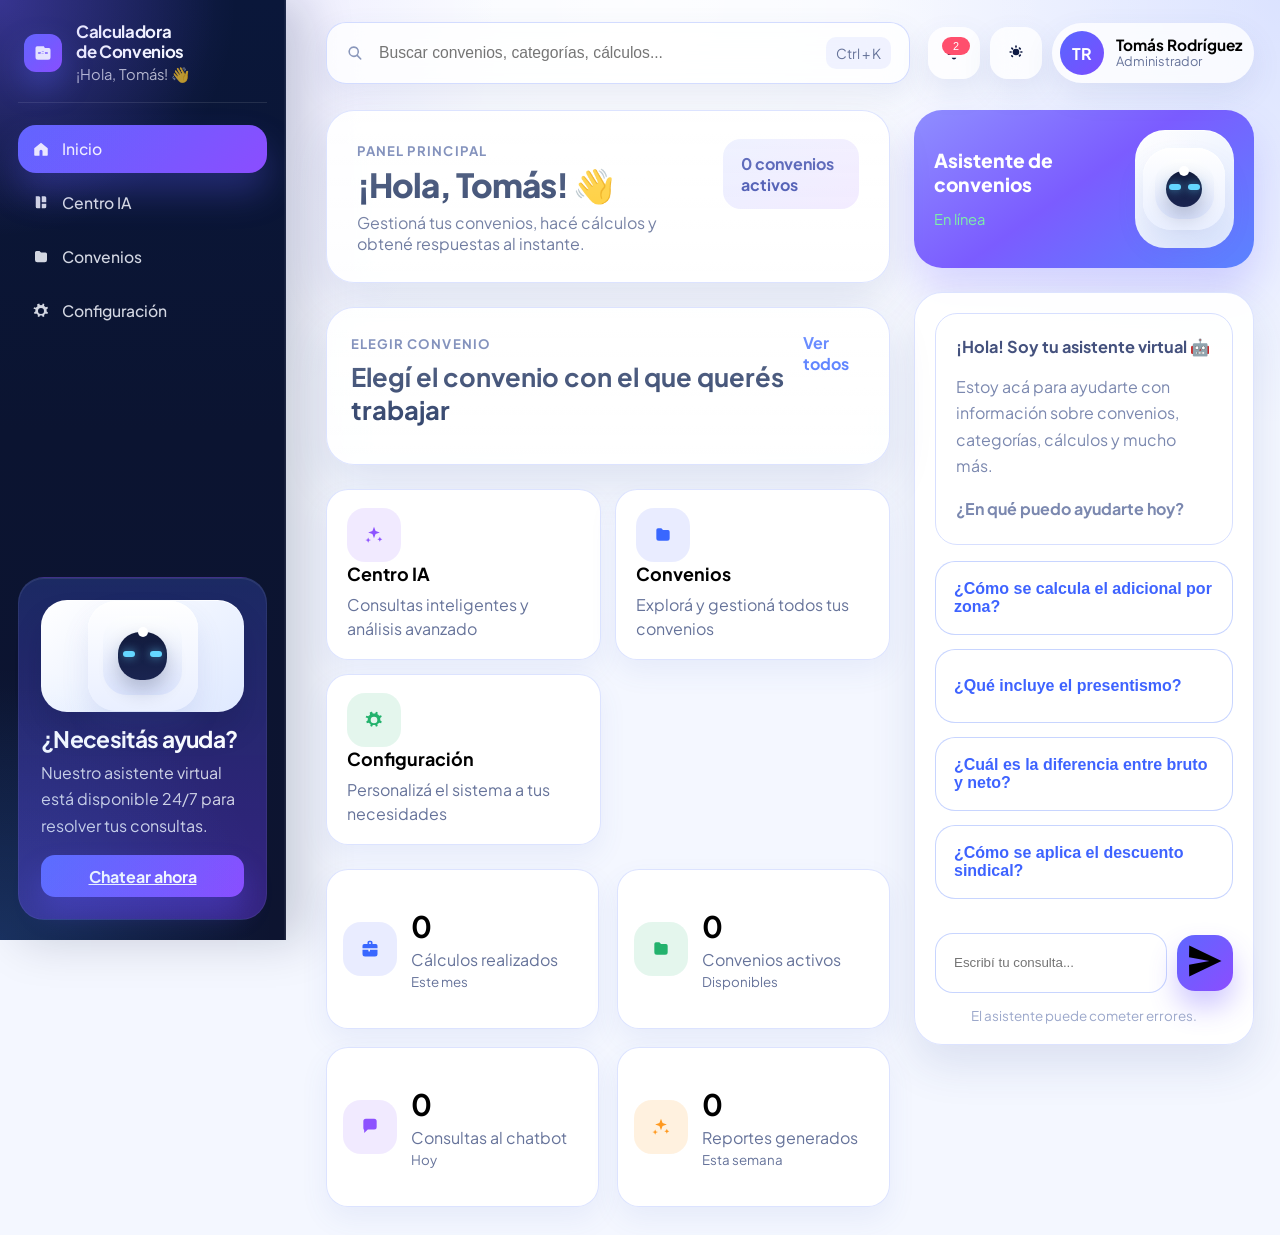
<file: index.html>
<!DOCTYPE html>
<html lang="es">
<head>
  <meta charset="UTF-8">
  <meta name="viewport" content="width=device-width, initial-scale=1.0">
  <title>Calculadora de Convenios</title>
  <link rel="preconnect" href="https://fonts.googleapis.com">
  <link rel="preconnect" href="https://fonts.gstatic.com" crossorigin>
  <link href="https://fonts.googleapis.com/css2?family=Plus+Jakarta+Sans:wght@400;500;600;700;800&display=swap" rel="stylesheet">
  <link rel="stylesheet" href="styles/dashboard.css">
  <script src="config/gemini-config.js"></script>
</head>
<body data-page="dashboard" data-chat-context="dashboard" data-chat-label="Panel principal">
  <div id="app"></div>
  <script type="module" src="js/app.js"></script>
</body>
</html>
</file>
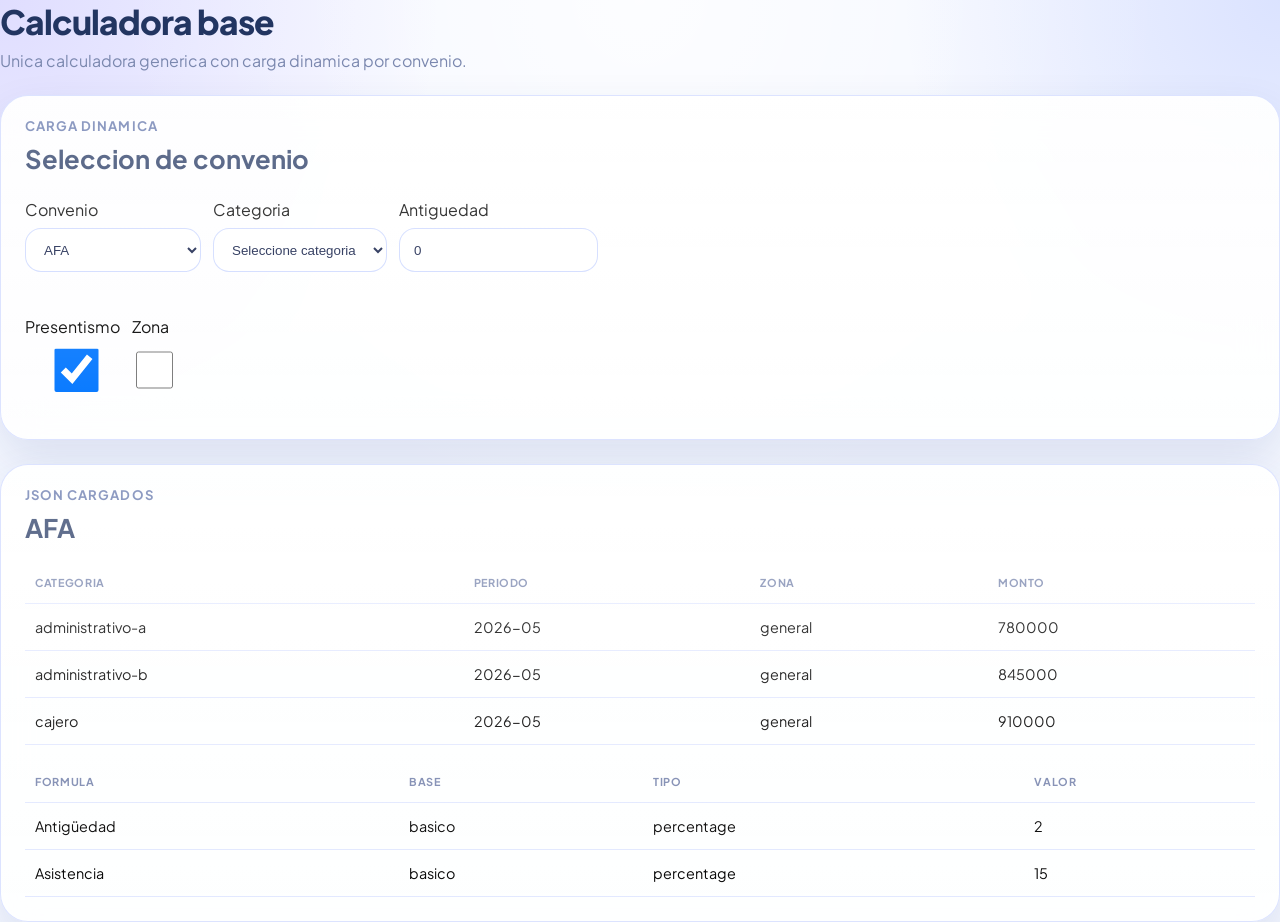
<file: calculadora-base.html>
<!DOCTYPE html>
<html lang="es">
<head>
  <meta charset="UTF-8">
  <meta name="viewport" content="width=device-width, initial-scale=1.0">
  <title>Calculadora Base</title>
  <link rel="preconnect" href="https://fonts.googleapis.com">
  <link rel="preconnect" href="https://fonts.gstatic.com" crossorigin>
  <link href="https://fonts.googleapis.com/css2?family=Plus+Jakarta+Sans:wght@400;500;600;700;800&display=swap" rel="stylesheet">
  <link rel="stylesheet" href="styles/dashboard.css">
  <script src="config/gemini-config.js"></script>
</head>
<body>
  <div id="app"></div>
  <script type="module" src="js/pages/calculadora-base-page.js"></script>
</body>
</html>
</file>
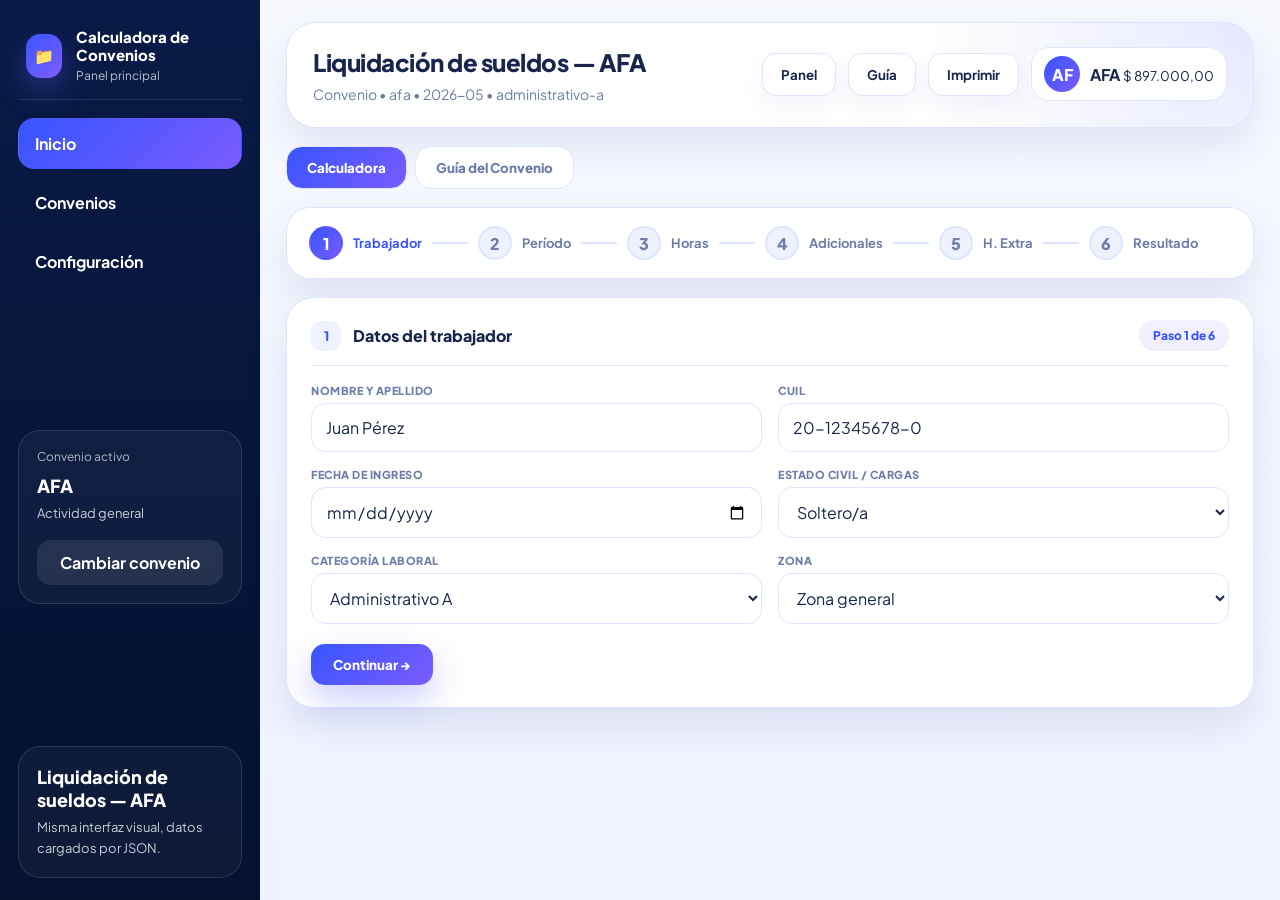
<file: calculadora.html>
<!DOCTYPE html>
<html lang="es">
<head>
  <meta charset="UTF-8">
  <meta name="viewport" content="width=device-width, initial-scale=1.0">
  <title>Calculadora de Convenios</title>
  <link rel="preconnect" href="https://fonts.googleapis.com">
  <link rel="preconnect" href="https://fonts.gstatic.com" crossorigin>
  <link href="https://fonts.googleapis.com/css2?family=Plus+Jakarta+Sans:wght@400;500;600;700;800&display=swap" rel="stylesheet">
  <script src="config/gemini-config.js"></script>
  <style>
    :root{--primary:#5f67ff;--primary-dark:#4b59ff;--bg:#f4f7ff;--surface:#ffffff;--border:#dde5ff;--text:#18264d;--text-soft:#6d7ca8;--sidebar:#081a46;--sidebar-2:#102559;--ok:#18794e;--ok-bg:#e8f6ee;--shadow:0 18px 40px rgba(62,84,160,.12);--radius:24px;--font:"Plus Jakarta Sans",sans-serif}
    *{box-sizing:border-box}body{margin:0;font-family:var(--font);background:linear-gradient(180deg,#f7f9ff 0%,#eef3ff 100%);color:var(--text)}
    .layout-shell{display:grid;grid-template-columns:260px 1fr;min-height:100vh}
    .sidebar{background:linear-gradient(180deg,var(--sidebar) 0%,#04112f 100%);padding:22px 18px;color:#fff;display:flex;flex-direction:column;gap:18px}
    .brand-card{display:flex;align-items:center;gap:14px;padding:6px 8px 16px;border-bottom:1px solid rgba(255,255,255,.12)}
    .brand-icon{width:44px;height:44px;border-radius:14px;display:grid;place-items:center;background:linear-gradient(135deg,var(--primary),#7e5dff);box-shadow:0 12px 30px rgba(95,103,255,.34)}
    .brand-title{font-size:15px;font-weight:800;line-height:1.2}.brand-sub{font-size:12px;color:rgba(255,255,255,.72);margin-top:4px}
    .sidebar-nav{display:flex;flex-direction:column;gap:8px}.sidebar-link{text-decoration:none;color:#fff;padding:14px 16px;border-radius:16px;font-weight:700;background:transparent;border:1px solid transparent}.sidebar-link.is-active,.sidebar-link:hover{background:linear-gradient(135deg,var(--primary),#7a5bff)}
    .side-panel{margin-top:auto;background:rgba(255,255,255,.04);border:1px solid rgba(255,255,255,.12);border-radius:22px;padding:18px}
    .side-label{font-size:12px;color:rgba(255,255,255,.68);margin-bottom:10px}.side-name{font-size:18px;font-weight:800}.side-sub{font-size:13px;color:rgba(255,255,255,.78);line-height:1.6;margin-top:6px}.side-button{margin-top:16px;display:block;text-align:center;text-decoration:none;padding:12px 14px;border-radius:14px;background:rgba(255,255,255,.09);color:#fff;font-weight:700}
    .main-content{padding:22px 26px 34px}
    .page-header{display:flex;justify-content:space-between;gap:18px;align-items:flex-start;background:radial-gradient(circle at top right,rgba(95,103,255,.15),transparent 34%),var(--surface);border:1px solid var(--border);border-radius:30px;padding:24px 26px;box-shadow:var(--shadow)}
    .page-header h1{margin:0;font-size:24px;font-weight:800;letter-spacing:-.5px}.page-header p{margin:8px 0 0;color:var(--text-soft);font-size:14px}
    .header-actions{display:flex;gap:12px;align-items:center;flex-wrap:wrap;justify-content:flex-end}.ghost-btn,.primary-btn,.top-tab{border:none;font-family:var(--font);cursor:pointer}.ghost-btn{background:#fff;border:1px solid var(--border);padding:12px 18px;border-radius:14px;color:var(--text);font-weight:700;box-shadow:0 10px 24px rgba(46,68,146,.06)}
    .primary-btn{background:linear-gradient(135deg,var(--primary),#7b5bff);color:#fff;padding:12px 22px;border-radius:14px;font-weight:800;box-shadow:0 14px 32px rgba(95,103,255,.32)}
    .header-badge{display:flex;gap:10px;align-items:center;background:#fff;border:1px solid var(--border);border-radius:18px;padding:8px 12px}.badge-avatar{width:36px;height:36px;border-radius:50%;display:grid;place-items:center;background:linear-gradient(135deg,var(--primary),#7a5bff);color:#fff;font-weight:800}
    .top-tabs{display:flex;gap:8px;margin:18px 0}.top-tab{padding:12px 20px;border-radius:16px;background:#fff;border:1px solid var(--border);font-weight:800;color:var(--text-soft)}.top-tab.is-active{background:linear-gradient(135deg,var(--primary),#7a5bff);color:#fff}
    .stepper{display:flex;align-items:center;background:var(--surface);border:1px solid var(--border);border-radius:24px;padding:18px 22px;box-shadow:var(--shadow);overflow:auto}
    .step{display:flex;align-items:center;gap:10px;white-space:nowrap}.step-number{width:34px;height:34px;border-radius:50%;display:grid;place-items:center;background:#eef2ff;color:var(--text-soft);font-weight:800;border:2px solid var(--border)}.step.is-active .step-number,.step.is-done .step-number{background:linear-gradient(135deg,var(--primary),#7a5bff);color:#fff;border-color:transparent}.step-label{font-size:13px;font-weight:700;color:var(--text-soft)}.step.is-active .step-label,.step.is-done .step-label{color:var(--primary)}.step-line{height:2px;min-width:36px;background:var(--border);margin:0 10px}.step-line.is-done{background:var(--primary)}
    .content-card,.summary-card,.info-card{background:var(--surface);border:1px solid var(--border);border-radius:28px;box-shadow:var(--shadow)}
    .calculator-layout,.guide-layout{display:none}.calculator-layout.is-active,.guide-layout.is-active{display:block}
    .content-card{margin-top:18px;padding:22px 24px;display:none}.content-card.is-active{display:block}
    .card-head{display:flex;justify-content:space-between;gap:12px;align-items:center;margin-bottom:18px;padding-bottom:14px;border-bottom:1px solid var(--border)}.card-title{display:flex;align-items:center;gap:12px;font-size:16px;font-weight:800}.card-index{width:30px;height:30px;border-radius:10px;display:grid;place-items:center;background:#eef2ff;color:var(--primary);font-size:13px}.step-pill{padding:8px 14px;border-radius:999px;background:#f2efff;color:var(--primary);font-size:12px;font-weight:800}
    .field-grid{display:grid;grid-template-columns:repeat(2,minmax(0,1fr));gap:16px}.field{display:flex;flex-direction:column;gap:6px}.field span,.field label{font-size:11px;font-weight:800;letter-spacing:.5px;text-transform:uppercase;color:var(--text-soft)}.field input,.field select,.field textarea{width:100%;padding:13px 14px;border-radius:14px;border:1.5px solid var(--border);background:#fff;color:var(--text);font:inherit}.field textarea{min-height:110px;resize:vertical}
    .card-actions{display:flex;justify-content:space-between;gap:10px;margin-top:20px}
    .toggle-row{display:flex;justify-content:space-between;gap:16px;align-items:center;padding:14px 0;border-bottom:1px solid var(--border)}.toggle-row:last-child{border-bottom:none}.toggle-title{font-size:14px;font-weight:700}.toggle-sub{font-size:12px;color:var(--text-soft);margin-top:4px}.tag-chip{padding:7px 12px;border-radius:999px;background:#eef2ff;color:var(--primary);font-size:12px;font-weight:800}
    .switch{position:relative;width:46px;height:26px}.switch input{opacity:0;width:0;height:0}.switch span{position:absolute;inset:0;background:#d0d8ee;border-radius:999px;cursor:pointer;transition:.2s}.switch span:before{content:"";position:absolute;width:20px;height:20px;left:3px;top:3px;background:#fff;border-radius:50%;transition:.2s;box-shadow:0 2px 5px rgba(0,0,0,.18)}.switch input:checked+span{background:var(--primary)}.switch input:checked+span:before{transform:translateX(20px)}
    .stats-grid{display:grid;grid-template-columns:repeat(4,minmax(0,1fr));gap:14px;margin-bottom:18px}.stat-card{background:#fafbff;border:1px solid var(--border);border-radius:20px;padding:16px}.stat-card span{display:block;font-size:11px;font-weight:800;color:var(--text-soft);text-transform:uppercase;letter-spacing:.5px;margin-bottom:8px}.stat-card strong{font-size:20px;letter-spacing:-.4px}
    .result-grid{display:grid;grid-template-columns:1.3fr 1fr;gap:18px}.summary-card{padding:22px}.summary-card h3,.info-card h3{margin:0 0 18px;font-size:15px}.summary-row{display:flex;justify-content:space-between;gap:12px;padding:10px 0;border-bottom:1px solid var(--border);color:var(--text-soft)}.summary-row strong{color:var(--text)}.summary-total{padding-top:16px;margin-top:10px;border-top:1px solid var(--border);display:flex;flex-direction:column;gap:8px}.summary-total strong{font-size:34px;color:var(--primary);letter-spacing:-1px}.summary-neto{margin-top:16px;background:var(--ok-bg);border:1px solid #c7ebd6;border-radius:16px;padding:14px 16px;color:var(--ok)}.summary-neto strong{display:block;font-size:22px;margin-top:6px}
    .info-card{margin-top:18px;padding:22px}.info-grid{display:grid;grid-template-columns:repeat(4,minmax(0,1fr));gap:14px}.info-item{border:1px solid var(--border);border-radius:18px;padding:16px;background:#fbfcff}.info-item span{display:block;color:var(--text-soft);font-size:11px;font-weight:800;text-transform:uppercase;margin-bottom:8px}
    .table-wrap{overflow:auto;border:1px solid var(--border);border-radius:20px}.data-table{width:100%;border-collapse:collapse}.data-table th{background:#f7f9ff;color:var(--text-soft);text-align:left;padding:12px 14px;font-size:11px;text-transform:uppercase;letter-spacing:.5px}.data-table td{padding:12px 14px;border-top:1px solid var(--border)}
    .callout,.page-error{margin:0 0 18px;padding:14px 16px;border-radius:18px;border:1px solid #dce6ff;background:#f5f8ff;color:var(--text-soft)}.page-error{background:#fff4ef;border-color:#ffd3c4;color:#a74d2f}
    @media (max-width: 1120px){.layout-shell{grid-template-columns:1fr}.sidebar{display:none}.result-grid,.info-grid,.stats-grid,.field-grid{grid-template-columns:1fr}}
  </style>
</head>
<body>
  <div id="app"></div>
  <script type="module" src="js/pages/calculadora-page.js"></script>
</body>
</html>
</file>
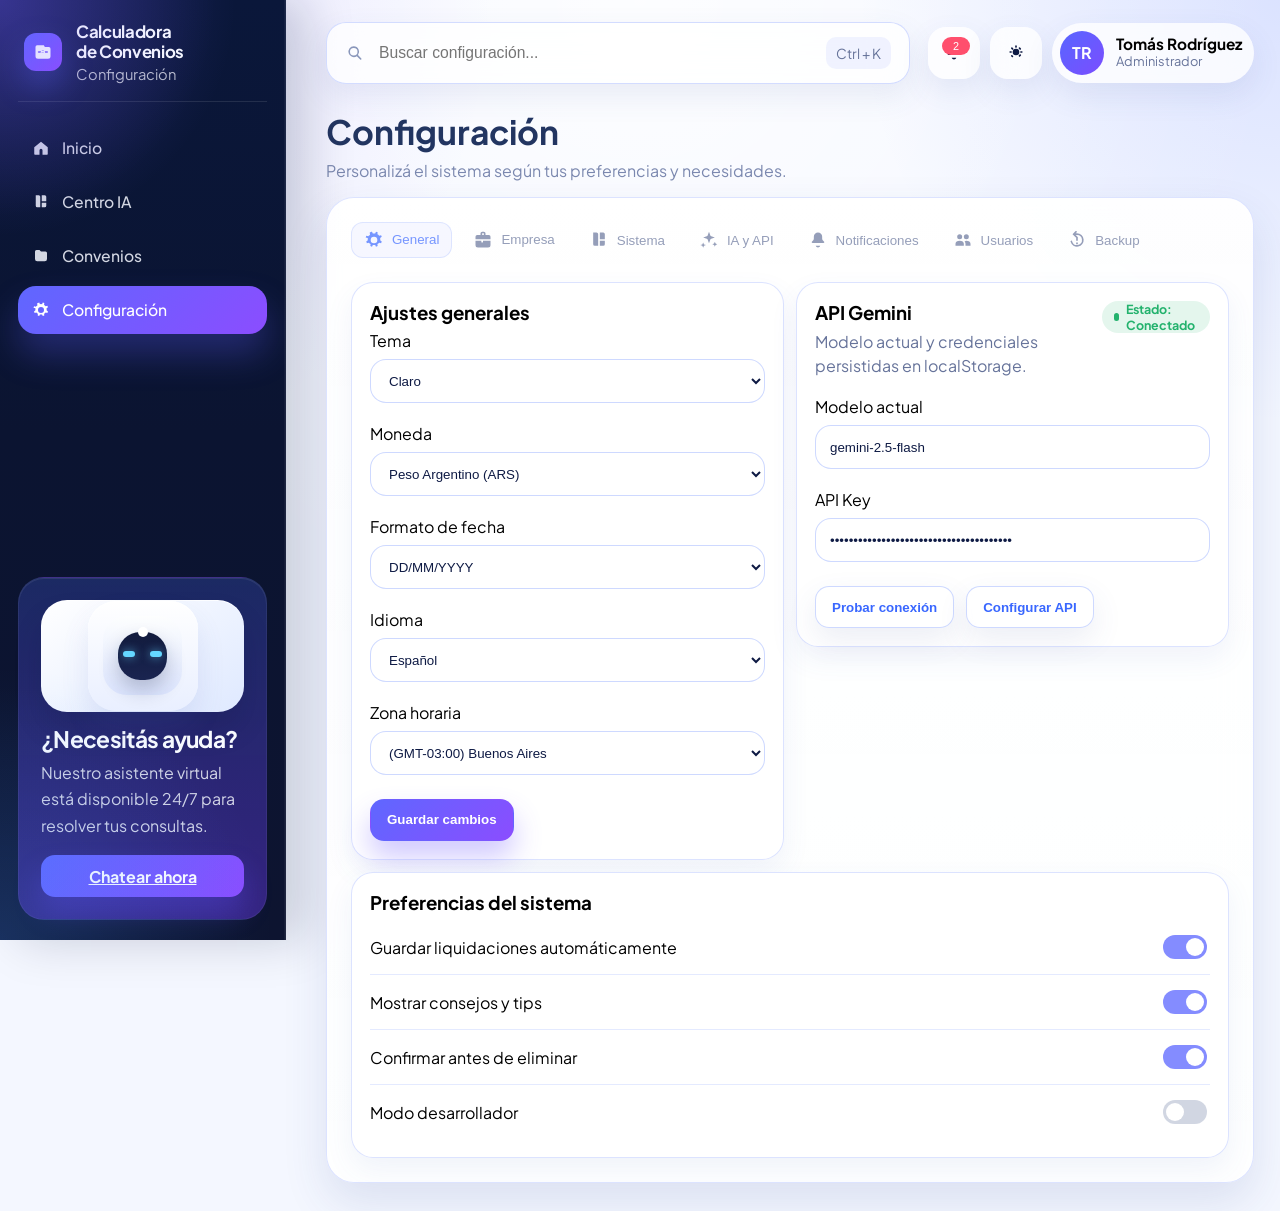
<file: configuracion.html>
<!DOCTYPE html>
<html lang="es">
<head>
  <meta charset="UTF-8">
  <meta name="viewport" content="width=device-width, initial-scale=1.0">
  <title>Configuración | Calculadora de Convenios</title>
  <link rel="preconnect" href="https://fonts.googleapis.com">
  <link rel="preconnect" href="https://fonts.gstatic.com" crossorigin>
  <link href="https://fonts.googleapis.com/css2?family=Plus+Jakarta+Sans:wght@400;500;600;700;800&display=swap" rel="stylesheet">
  <link rel="stylesheet" href="styles/dashboard.css">
  <script src="config/gemini-config.js"></script>
</head>
<body data-page="configuracion" data-chat-context="configuracion" data-chat-label="Configuración">
  <div id="app"></div>
  <script type="module" src="js/app.js"></script>
</body>
</html>
</file>
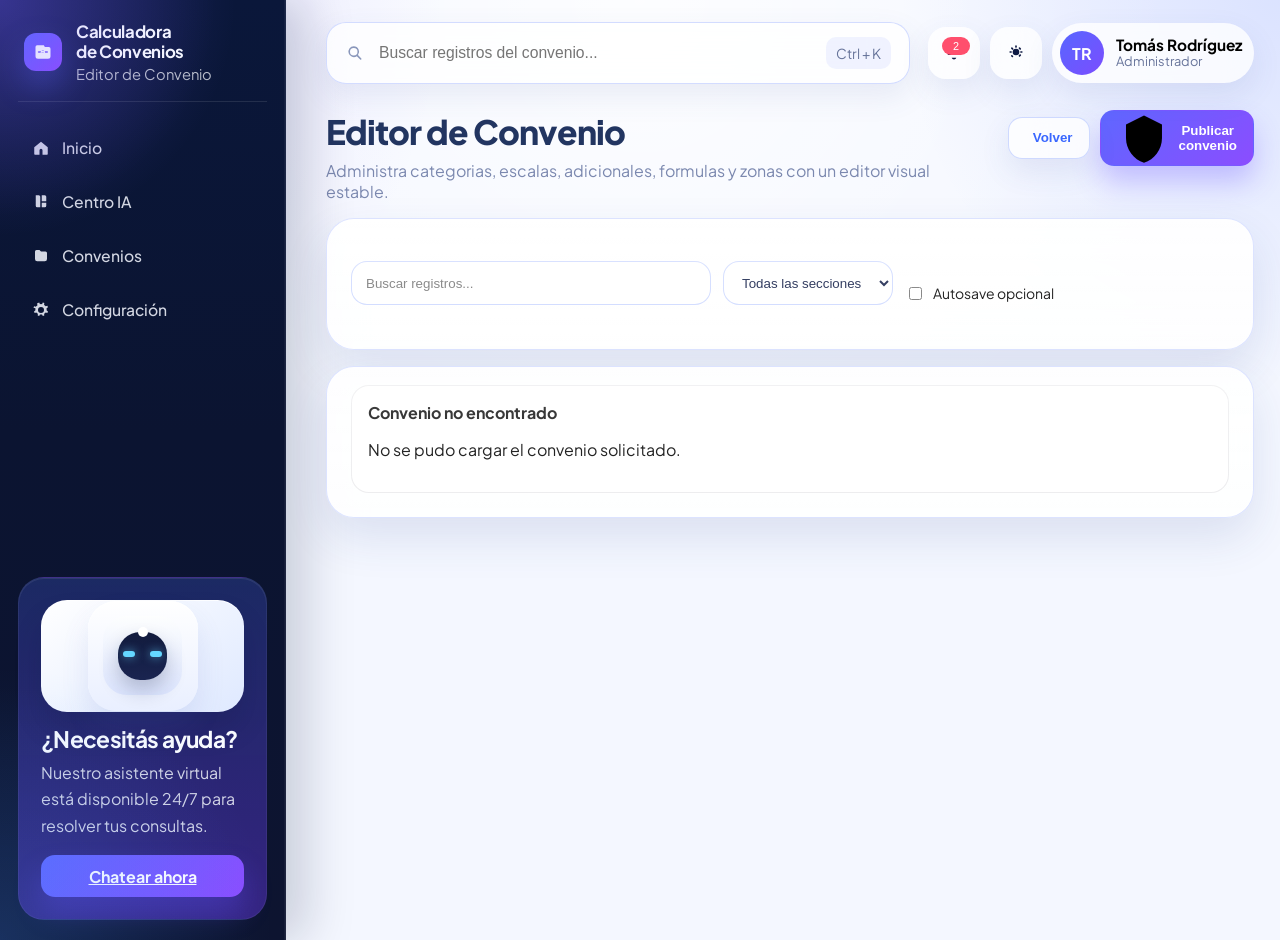
<file: convenio-editor.html>
<!DOCTYPE html>
<html lang="es">
<head>
  <meta charset="UTF-8">
  <meta name="viewport" content="width=device-width, initial-scale=1.0">
  <title>Editor de Convenio | Calculadora de Convenios</title>
  <link rel="preconnect" href="https://fonts.googleapis.com">
  <link rel="preconnect" href="https://fonts.gstatic.com" crossorigin>
  <link href="https://fonts.googleapis.com/css2?family=Plus+Jakarta+Sans:wght@400;500;600;700;800&display=swap" rel="stylesheet">
  <link rel="stylesheet" href="styles/dashboard.css">
  <script src="config/gemini-config.js"></script>
</head>
<body data-page="convenio-editor" data-chat-context="convenios" data-chat-label="Editor de convenios">
  <div id="app"></div>
  <script type="module" src="js/app.js"></script>
</body>
</html>
</file>
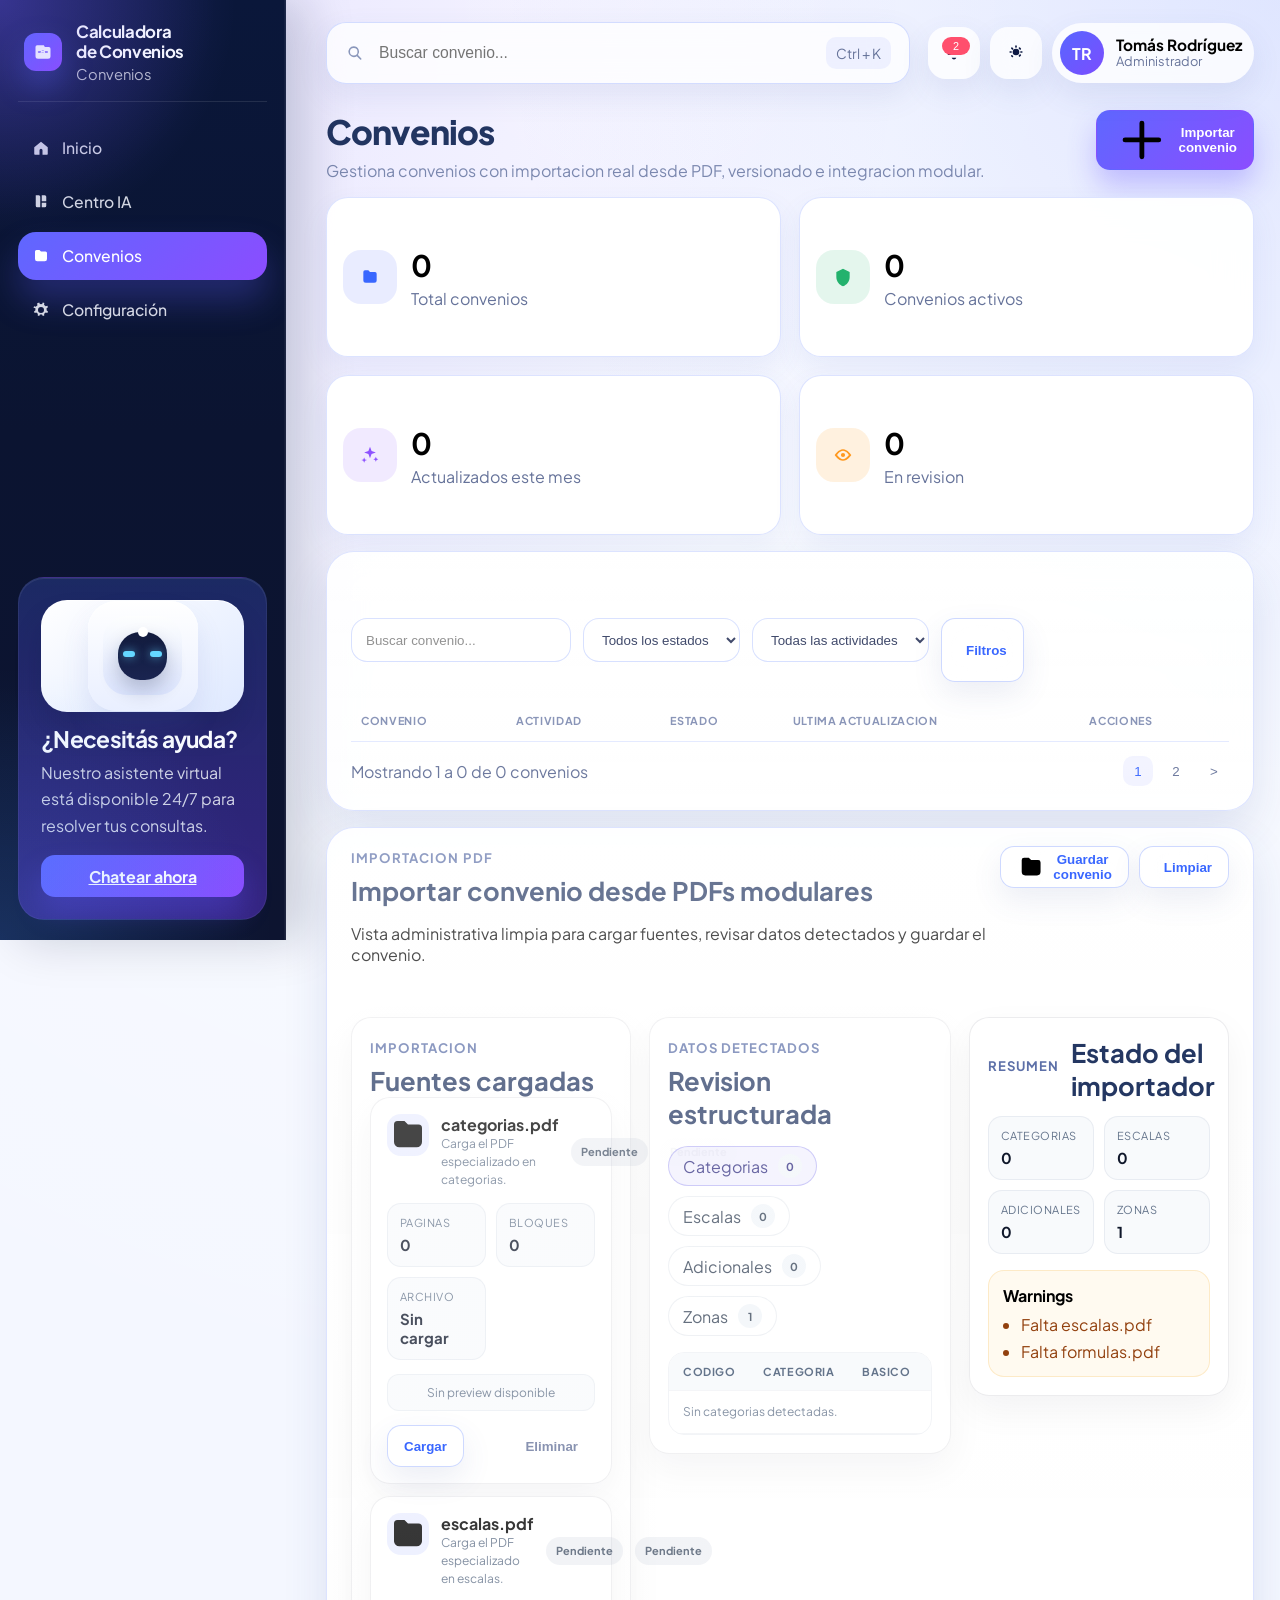
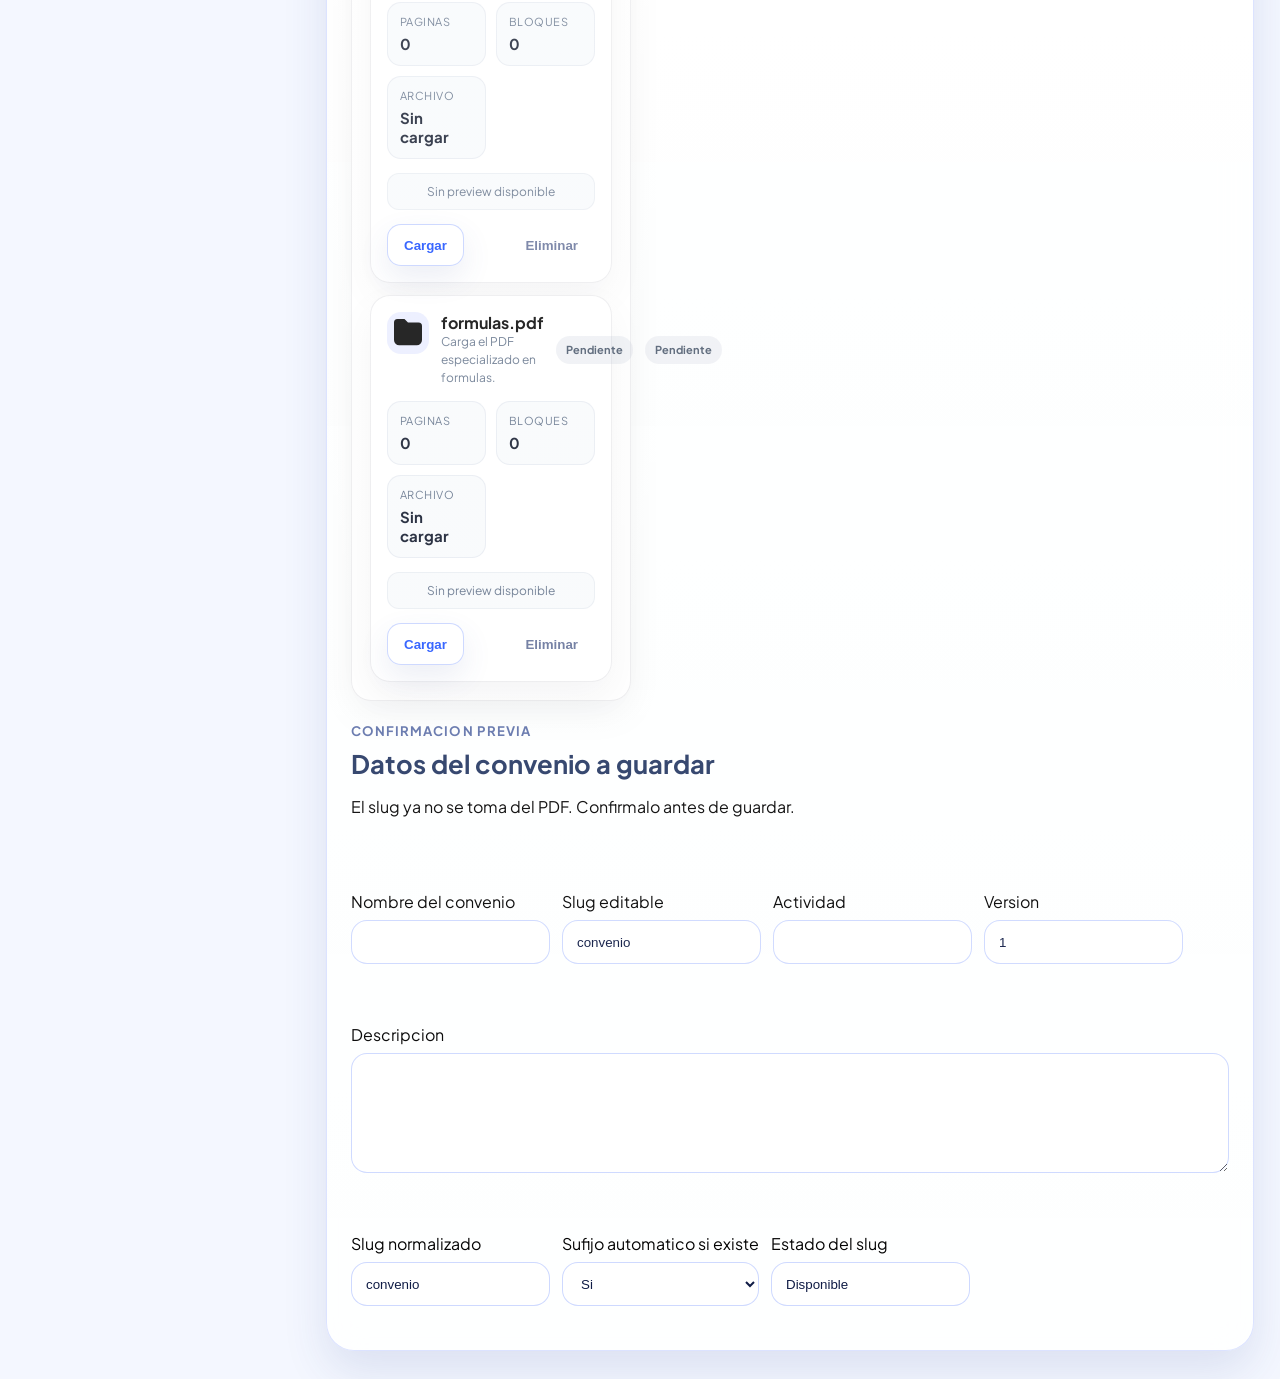
<file: convenios.html>
<!DOCTYPE html>
<html lang="es">
<head>
  <meta charset="UTF-8">
  <meta name="viewport" content="width=device-width, initial-scale=1.0">
  <title>Convenios | Calculadora de Convenios</title>
  <link rel="preconnect" href="https://fonts.googleapis.com">
  <link rel="preconnect" href="https://fonts.gstatic.com" crossorigin>
  <link href="https://fonts.googleapis.com/css2?family=Plus+Jakarta+Sans:wght@400;500;600;700;800&display=swap" rel="stylesheet">
  <link rel="stylesheet" href="styles/dashboard.css">
  <script src="config/gemini-config.js"></script>
</head>
<body data-page="convenios" data-chat-context="convenios" data-chat-label="Panel de convenios">
  <div id="app"></div>
  <script type="module" src="js/app.js"></script>
</body>
</html>
</file>
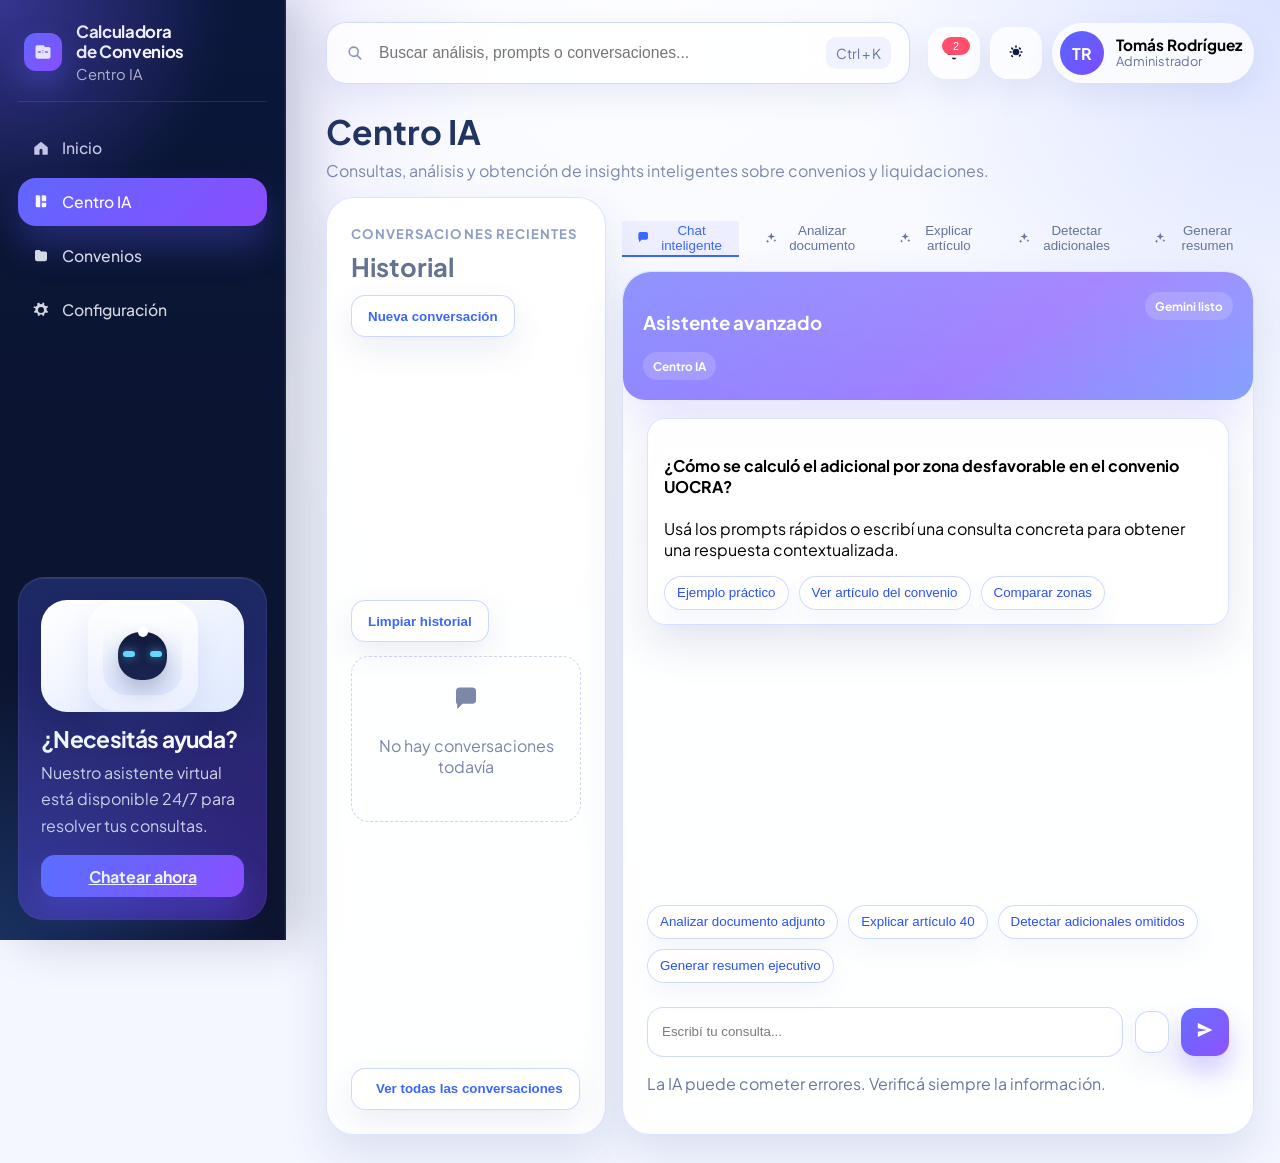
<file: ia-center.html>
<!DOCTYPE html>
<html lang="es">
<head>
  <meta charset="UTF-8">
  <meta name="viewport" content="width=device-width, initial-scale=1.0">
  <title>Centro IA | Calculadora de Convenios</title>
  <link rel="preconnect" href="https://fonts.googleapis.com">
  <link rel="preconnect" href="https://fonts.gstatic.com" crossorigin>
  <link href="https://fonts.googleapis.com/css2?family=Plus+Jakarta+Sans:wght@400;500;600;700;800&display=swap" rel="stylesheet">
  <link rel="stylesheet" href="styles/dashboard.css">
  <script src="config/gemini-config.js"></script>
</head>
<body data-page="ia-center" data-chat-context="ia-center" data-chat-label="Centro IA">
  <div id="app"></div>
  <script type="module" src="js/app.js"></script>
</body>
</html>
</file>
<file: styles/dashboard.css>
@import "./theme.css";
@import "./layout.css";
@import "./components.css";
@import "./pages/dashboard.css";
@import "./pages/convenios.css";
@import "./pages/ia-center.css";
@import "./pages/configuracion.css";
@import "./premium.css";
</file>
